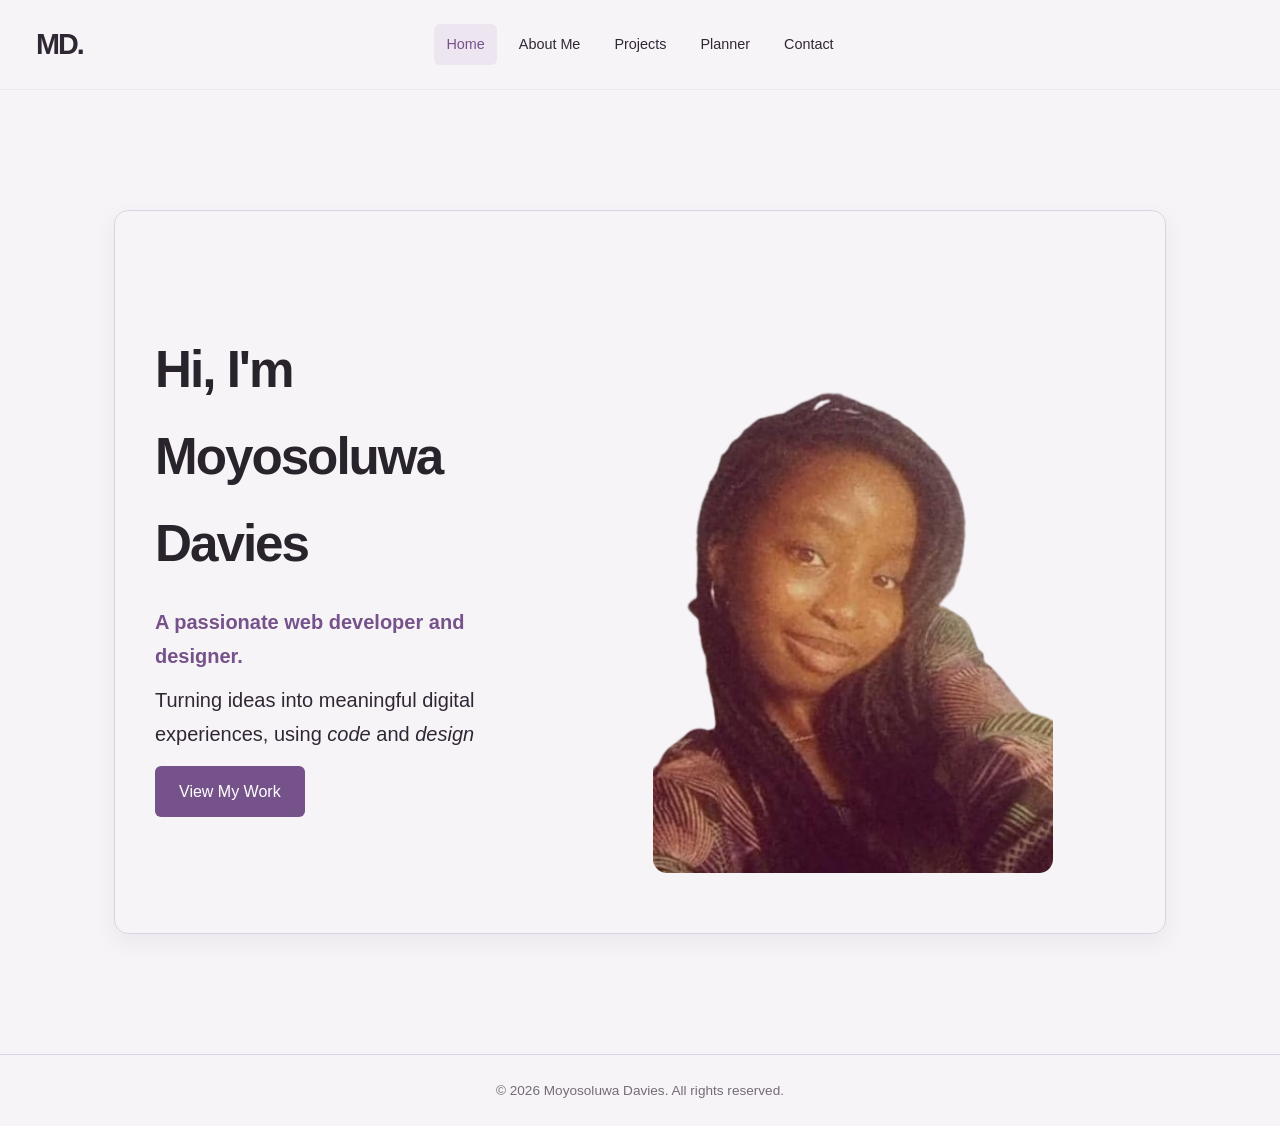
<file: index.html>
<!DOCTYPE html>
<html lang="en">
<head>
  <meta charset="UTF-8">
  <meta name="viewport" content="width=device-width, initial-scale=1.0">
  <title>Home | Moyosoluwa Davies</title>
  <link rel="stylesheet" href="css/style.css">
  <link rel="stylesheet" href="css/header.css">
</head>
<body>

  <header class="site-header">
    
    <h1 class="logo">MD.</h1>
    <nav class="main-nav">
      <a href="index.html" class="active">Home</a>
      <a href="about.html">About Me</a>
      <a href="projects.html">Projects</a>
      <a href="planner.html">Planner</a>
      <a href="contact.html">Contact</a>
    </nav>
  </header>

  <main>
  <section class="hero">
      <div class="container hero-content">
        <h1 class="hero-title">Hi, I'm Moyosoluwa Davies</h1>
        <p class="hero-subtitle">A passionate web developer and designer.</p>
        <p class="hero-caption">Turning ideas into meaningful digital experiences, using <em>code</em> and <em>design</em></p>
        <a href="projects.html" class="btn primary">View My Work</a>
      </div>
      <img class="hero-image" src="images/hero/hero-img1.png" alt="student hero image">
    </section>

  </main>

  <footer class="site-footer">
    <p>&copy; 2026 Moyosoluwa Davies. All rights reserved.</p>
  </footer>

</body>
</html>
</file>
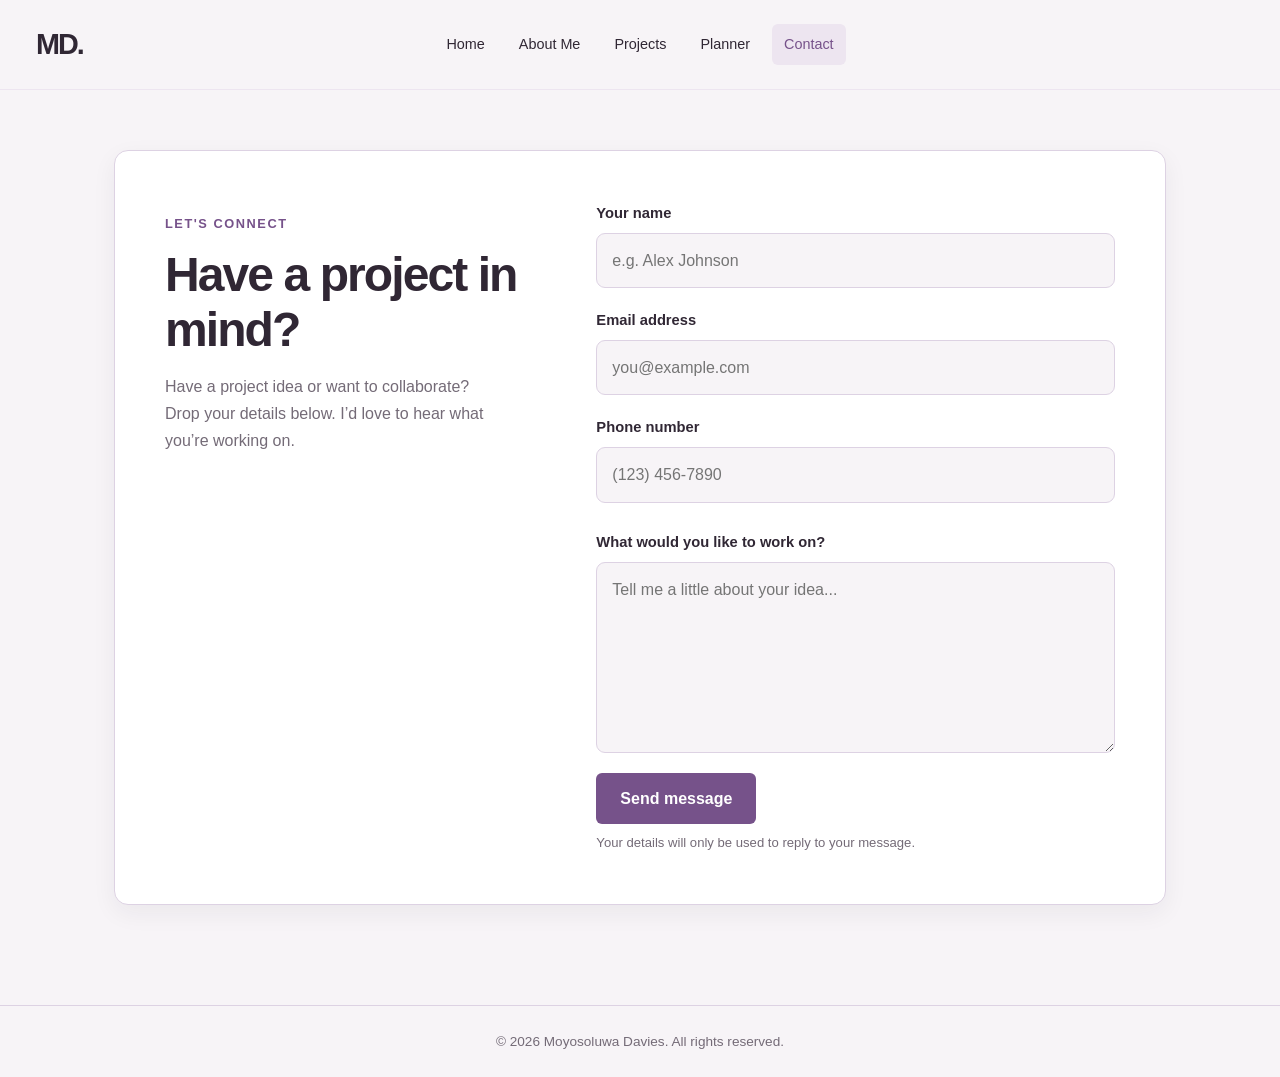
<file: contact.html>
<!DOCTYPE html>
<html lang="en">
<head>
  <meta charset="UTF-8">
  <meta name="viewport" content="width=device-width, initial-scale=1.0">
  <title>Contact | Moyosoluwa Davies</title>
  <link rel="stylesheet" href="css/style.css">
  <link rel="stylesheet" href="css/header.css">
</head>
<body>

  <header class="site-header">
    
    <h1 class="logo">MD.</h1>
    <nav class="main-nav">
      <a href="index.html">Home</a>
      <a href="about.html">About Me</a>
      <a href="projects.html">Projects</a>
      <a href="planner.html">Planner</a>
      <a href="contact.html" class="active">Contact</a>
    </nav>
  </header>

  <main>
    <section id="contact" class="section-contact">
      <div class="contact-intro">
        <p class="contact-eyebrow">LET'S CONNECT</p>
        <h2>Have a project in mind?</h2>
        <p>
          Have a project idea or want to collaborate? Drop your details below. I’d love to hear what you’re working on.
        </p>
      </div>

      <form class="contact-form" action="https://api.web3forms.com/submit" method="POST">
        <input type="hidden" name="access_key" value="6bd7488d-5521-4893-a37d-e7fe6050b00d">
        <input type="hidden" name="subject" value="New message from your portfolio">

        <div class="form-group">
          <label for="contact-name">Your name</label>
          <input id="contact-name" type="text" name="name" autocomplete="name" placeholder="e.g. Alex Johnson" required>
        </div>

        <div class="form-group">
          <label for="contact-email">Email address</label>
          <input id="contact-email" type="email" name="email" autocomplete="email" placeholder="you@example.com" required>
        </div>

        <div class="form-group">
          <label for="contact-phone">Phone number</label>
          <input id="contact-phone" type="tel" name="phone" autocomplete="tel" placeholder="(123) 456-7890" aria-describedby="contact-phone-error" required>
          <span id="contact-phone-error" class="field-error" aria-live="polite"></span>
        </div>

        <div class="form-group">
          <label for="contact-message">What would you like to work on?</label>
          <textarea id="contact-message" name="message" rows="6" placeholder="Tell me a little about your idea..." required></textarea>
        </div>

        <button type="submit" class="send-btn">Send message</button>
        <p class="contact-note">Your details will only be used to reply to your message.</p>
      </form>
    </section>
  </main>

  <footer class="site-footer">
    <p>&copy; 2026 Moyosoluwa Davies. All rights reserved.</p>
  </footer>
  <script src="js/contact.js" defer></script>
</body>
</html>
</file>
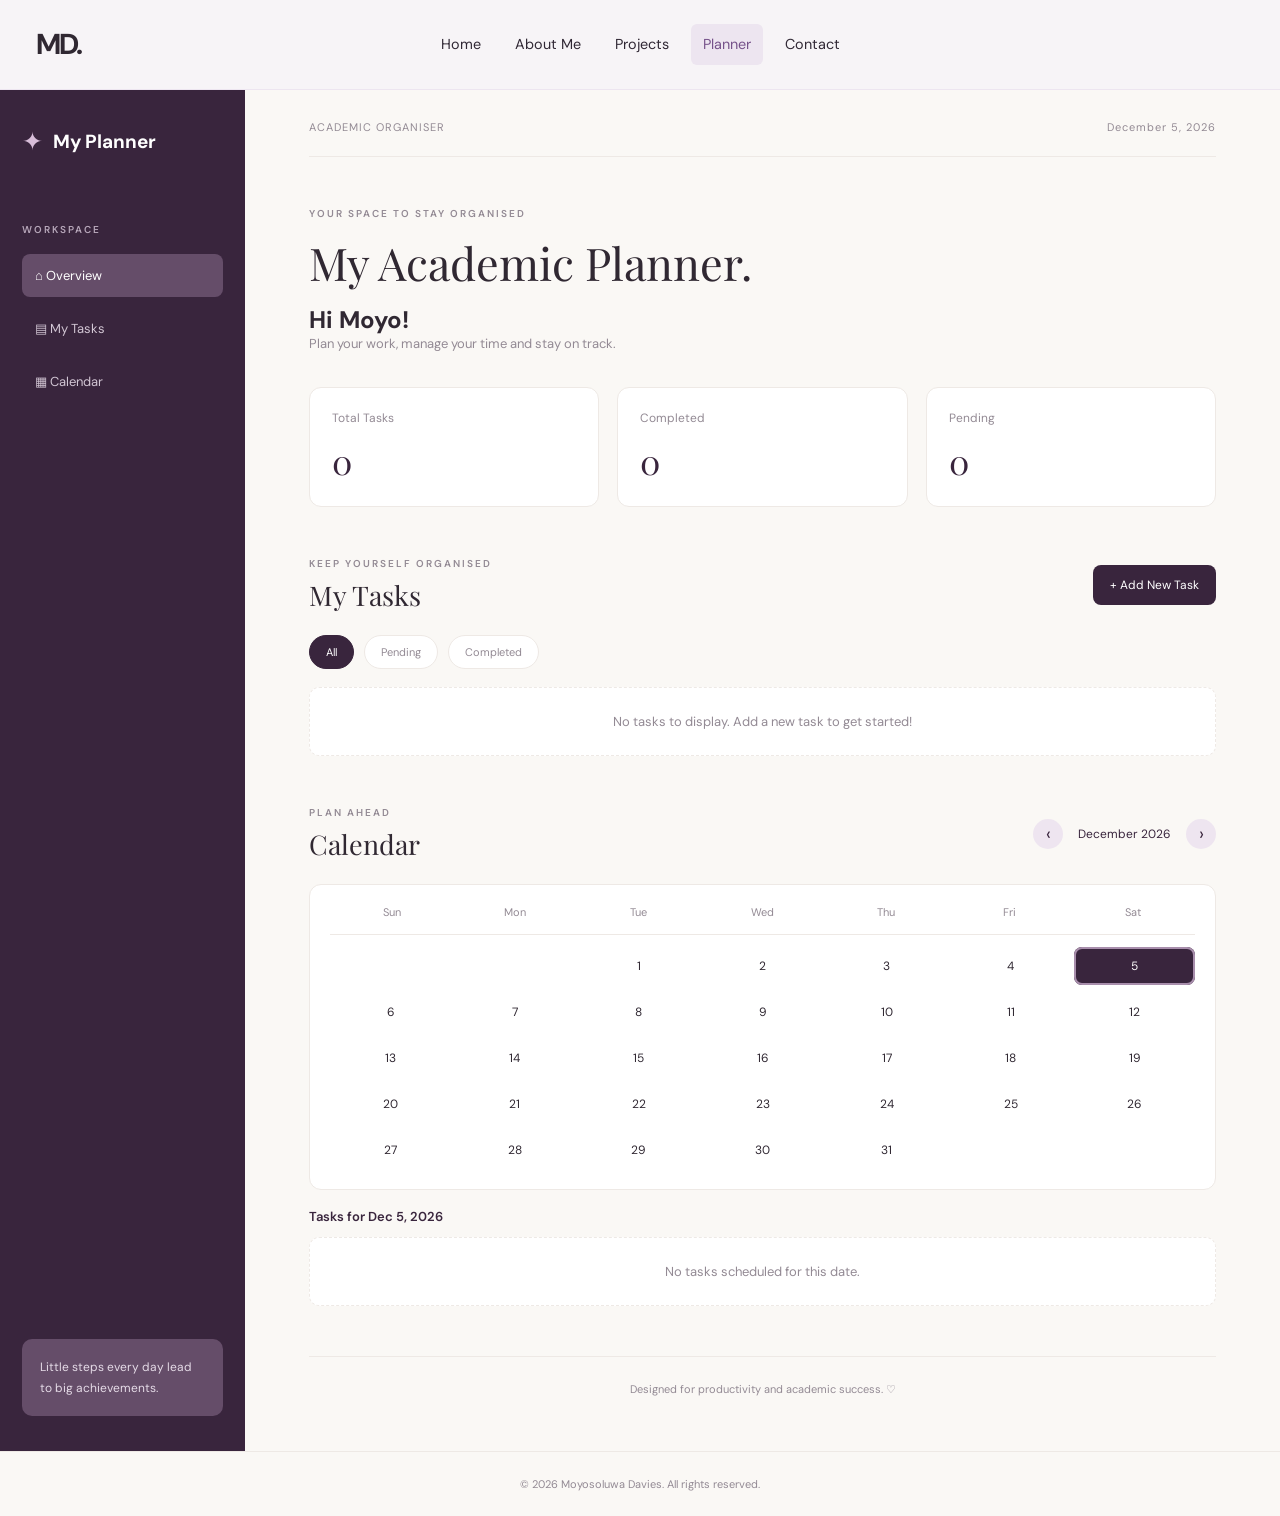
<file: planner.html>
<!DOCTYPE html>
<html lang="en">
<head>
  <meta charset="UTF-8">
  <meta name="viewport" content="width=device-width, initial-scale=1.0">
  <title>Planner | Moyosoluwa Davies</title>
  <link rel="stylesheet" href="css/planner.css">
  <link rel="stylesheet" href="css/header.css">
</head>
<body>

  <header class="site-header">
    
    <h1 class="logo">MD.</h1>
    <nav class="main-nav">
      <a href="index.html">Home</a>
      <a href="about.html">About Me</a>
      <a href="projects.html">Projects</a>
      <a href="planner.html"  class="active">Planner</a>
      <a href="contact.html">Contact</a>
    </nav>
  </header>

 <main>

<div class="planner-container">

  <!-- SIDEBAR -->
  <aside class="sidebar">
    <div class="brand">
      <span>✦</span>
      <h2>My Planner</h2>
    </div>

    <p class="menu-label">WORKSPACE</p>

    <nav>
      <a href="#overview" class="active">⌂ Overview</a>
      <a href="#tasks">▤ My Tasks</a>
      <a href="#calendar">▦ Calendar</a>
    </nav>

    <div class="sidebar-note">
      <p>Little steps every day lead to big achievements.</p>
    </div>
  </aside>

  <!-- MAIN CONTENT -->
  <main class="main-content">

    <header class="topbar">
      <span>ACADEMIC ORGANISER</span>
      <span id="current-date"></span>
    </header>

    <!-- WELCOME -->
    <section class="welcome" id="overview">
      <p class="eyebrow">YOUR SPACE TO STAY ORGANISED</p>
      <h1>My Academic Planner.</h1><h2>Hi Moyo!</h2>
      <p>Plan your work, manage your time and stay on track.</p>
    </section>

    <!-- STATISTICS -->
    <section class="stats">

      <div class="stat-card">
        <p>Total Tasks</p>
        <h2 id="total-tasks">0</h2>
      </div>

      <div class="stat-card">
        <p>Completed</p>
        <h2 id="completed-tasks">0</h2>
      </div>

      <div class="stat-card">
        <p>Pending</p>
        <h2 id="pending-tasks">0</h2>
      </div>

    </section>

    <!-- TASK SECTION -->
    <section class="task-section" id="tasks">

      <div class="section-heading">
        <div>
          <p class="eyebrow">KEEP YOURSELF ORGANISED</p>
          <h2>My Tasks</h2>
        </div>

        <button id="add-task-btn">+ Add New Task</button>
      </div>

      <!-- TASK FORM -->
      <form id="task-form" hidden>

        <input
          type="text"
          id="task-title"
          placeholder="Task title"
          required
        >

        <input
          type="text"
          id="task-course"
          placeholder="Course / Subject"
          required
        >

        <input
          type="date"
          id="task-deadline"
          required
        >

        <select id="task-priority">
          <option value="Low">Low Priority</option>
          <option value="Medium" selected>Medium Priority</option>
          <option value="High">High Priority</option>
        </select>

        <button type="submit">Save Task</button>
        <button type="button" id="cancel-btn">Cancel</button>

      </form>

      <!-- FILTERS -->
      <div class="filters">
        <button class="filter active" data-filter="all">All</button>
        <button class="filter" data-filter="pending">Pending</button>
        <button class="filter" data-filter="completed">Completed</button>
      </div>

      <!-- TASK LIST -->
      <div id="task-list"></div>

    </section>

    <!-- CALENDAR -->
    <section class="calendar-section" id="calendar">

      <div class="section-heading">
        <div>
          <p class="eyebrow">PLAN AHEAD</p>
          <h2>Calendar</h2>
        </div>

        <div class="calendar-controls">
          <button id="prev-month">‹</button>
          <span id="month-year"></span>
          <button id="next-month">›</button>
        </div>
      </div>

      <div class="calendar">
        <div class="weekdays">
          <span>Sun</span>
          <span>Mon</span>
          <span>Tue</span>
          <span>Wed</span>
          <span>Thu</span>
          <span>Fri</span>
          <span>Sat</span>
        </div>

        <div class="calendar-days" id="calendar-days"></div>
      </div>

      <p id="selected-date-label" class="selected-label">
        Select a date to view its tasks.
      </p>

      <div id="selected-date-tasks"></div>

    </section>

    <footer>
      Designed for productivity and academic success. ♡
    </footer>

  </main>
</div>

<script src="js/planner.js"></script>
</body>
</html>

 </main>

 <footer class="site-footer">
    <p>&copy; 2026 Moyosoluwa Davies. All rights reserved.</p>
  </footer>
</body>
</html>
</file>
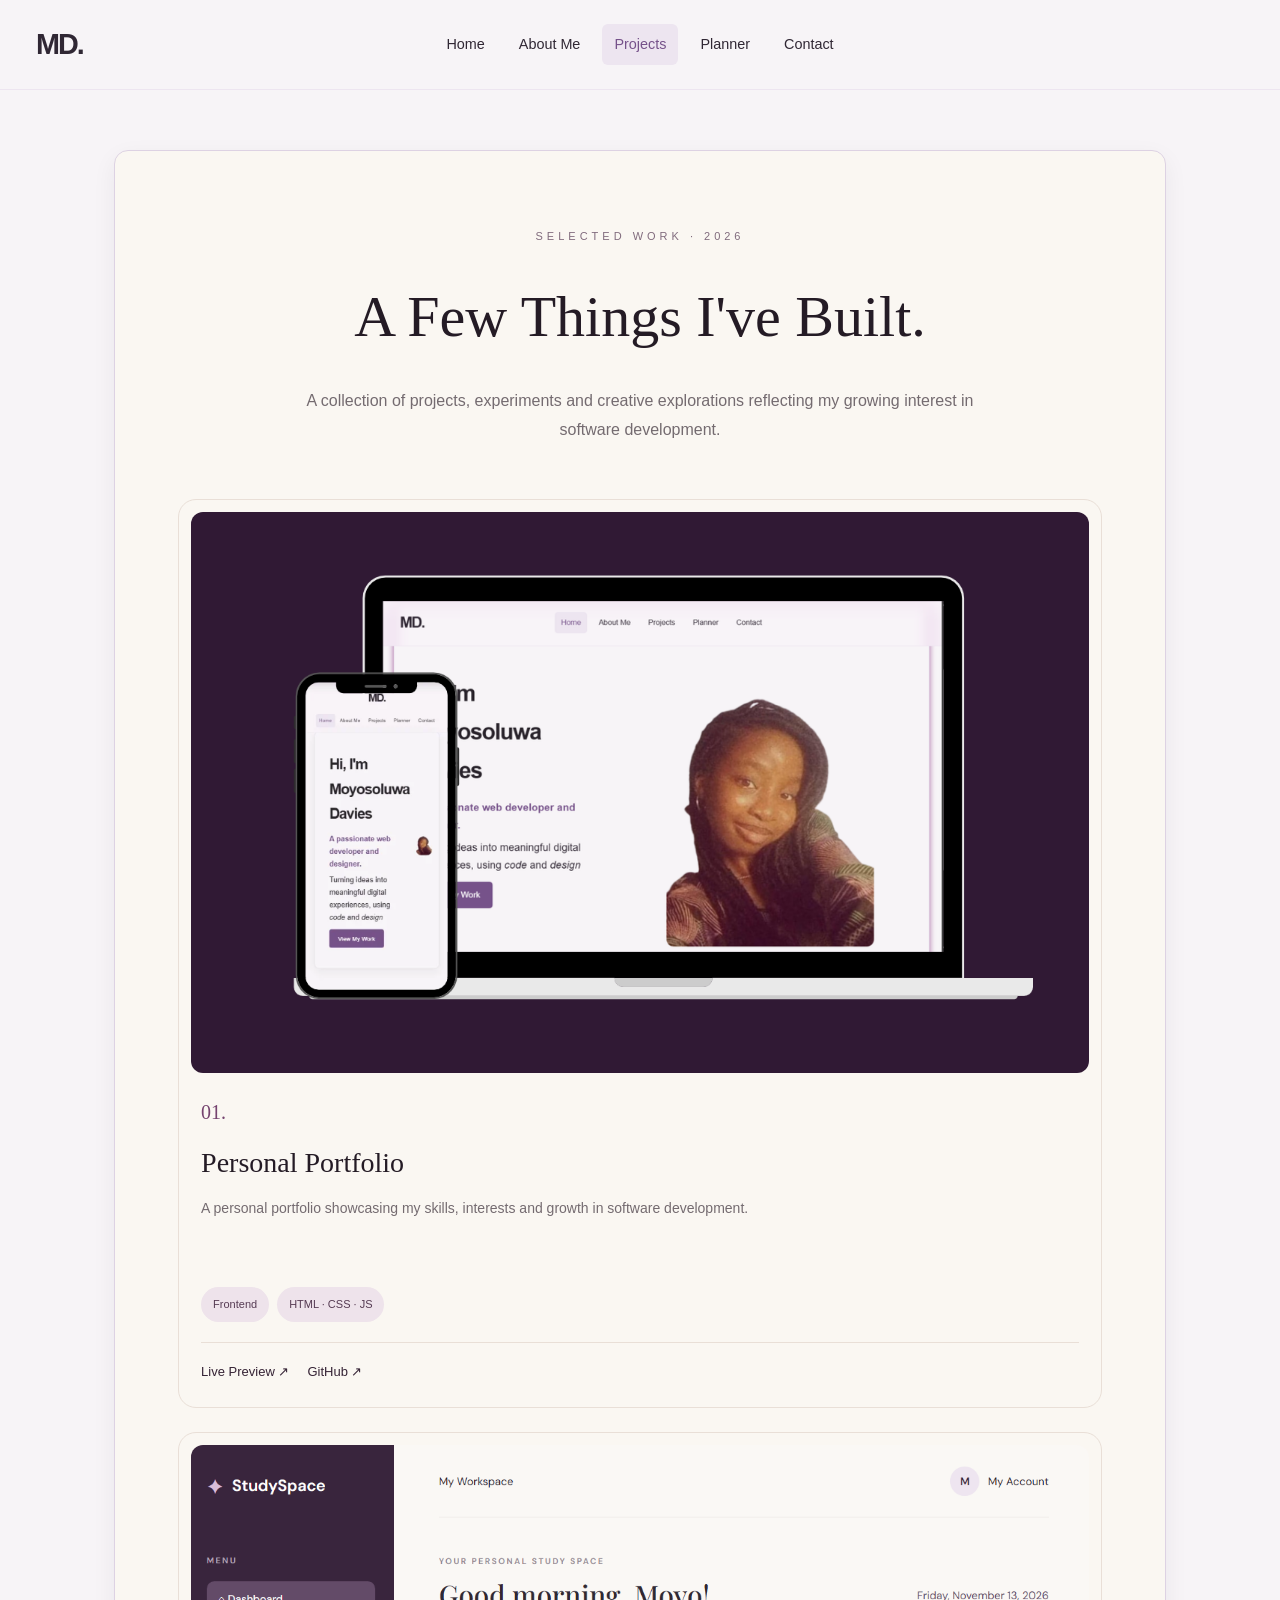
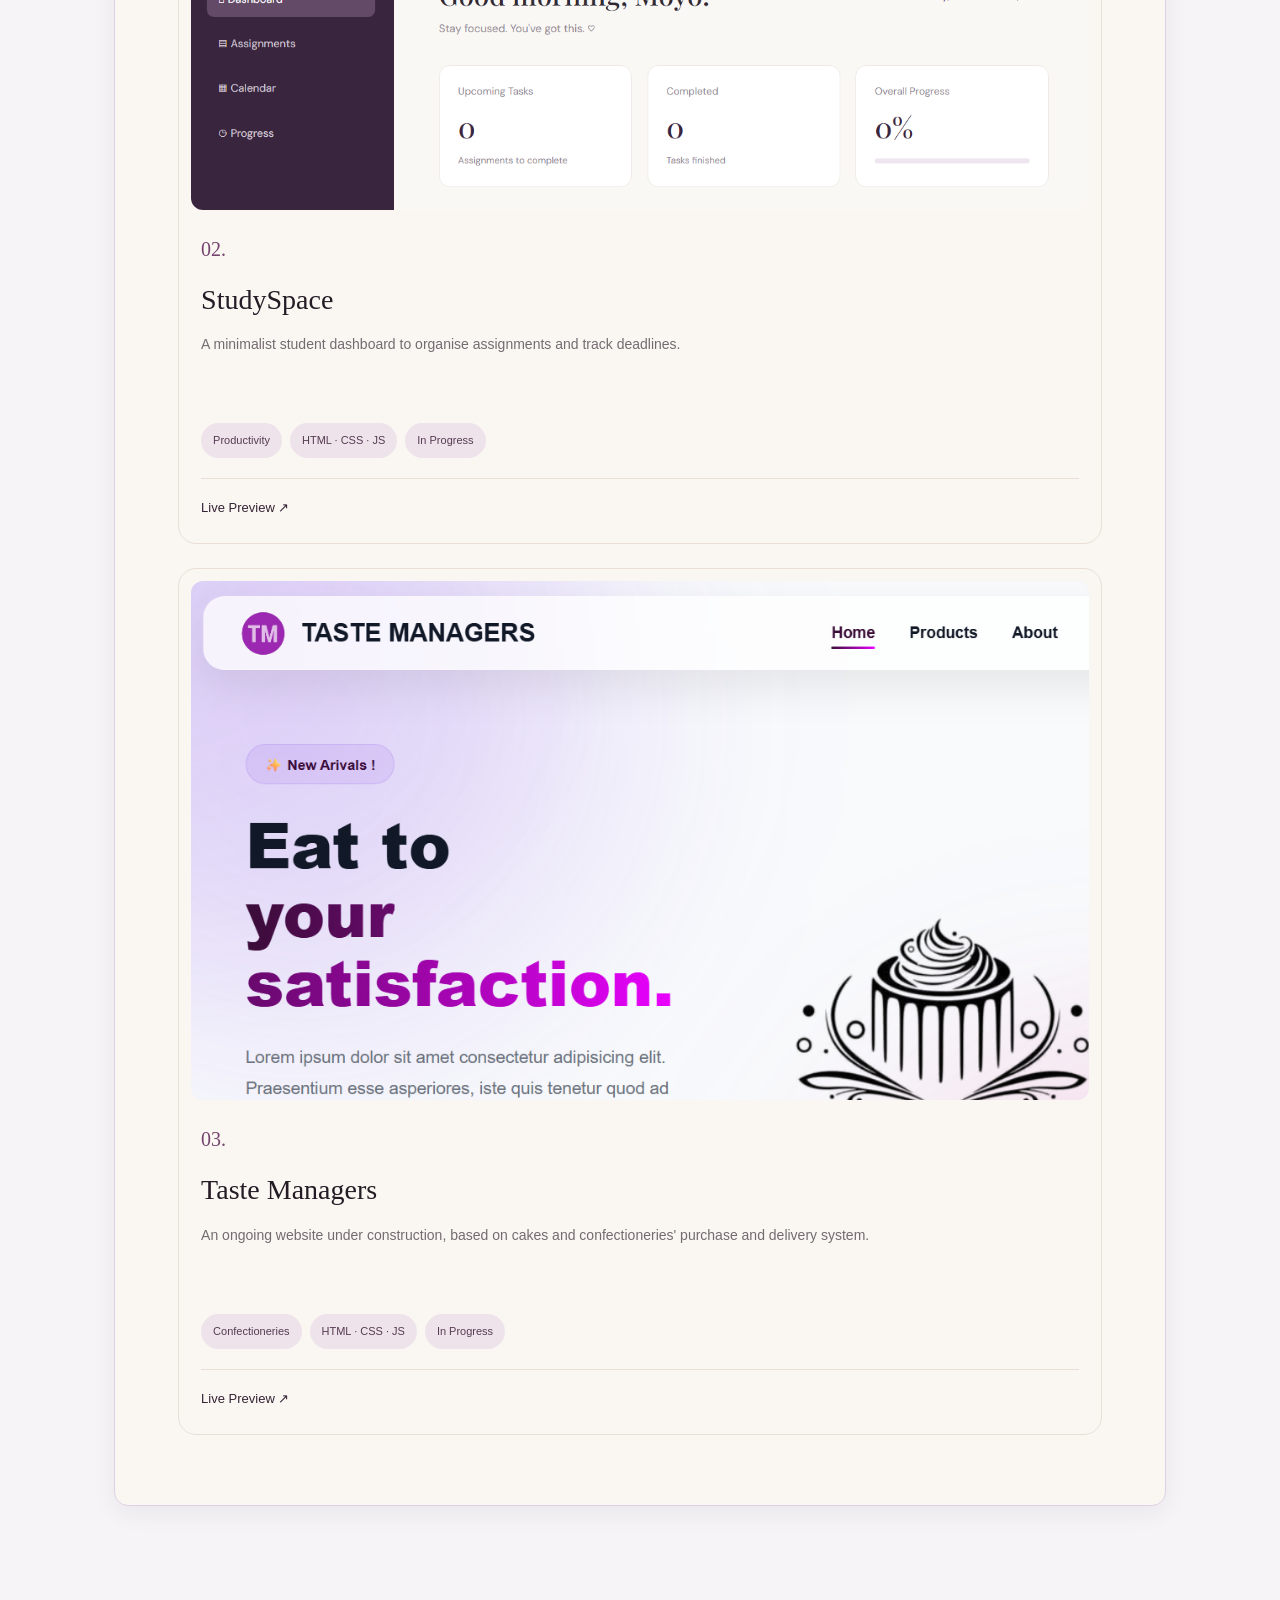
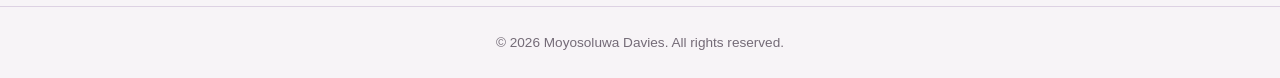
<file: projects.html>
<!DOCTYPE html>
<html lang="en">
<head>
  <meta charset="UTF-8">
  <meta name="viewport" content="width=device-width, initial-scale=1.0">
  <title>Projects | Moyosoluwa Davies</title>
  <link rel="stylesheet" href="css/style.css">
  <link rel="stylesheet" href="css/header.css">
</head>
<body>

  <header class="site-header">
    
    <h1 class="logo">MD.</h1>
    <nav class="main-nav">
      <a href="index.html">Home</a>
      <a href="about.html">About Me</a>
      <a href="projects.html" class="active">Projects</a>
      <a href="planner.html">Planner</a>
      <a href="contact.html">Contact</a>
    </nav>
  </header>

<main>
<section class="projects" id="projects">

  <div class="section-heading">
    <span class="eyebrow">SELECTED WORK · 2026</span>
    <h2>A Few Things I've Built.</h2>
    <p>
      A collection of projects, experiments and
      creative explorations reflecting my growing
      interest in software development.
    </p>
  </div>

  <div class="project-grid">

   
    <article class="project-card">
      <div class="project-image">
        <img src="images/project-images/portfolio.preview.png"
             alt="Personal portfolio preview">
      </div>

      <div class="project-content">
        <span class="project-number">01.</span>
        <h3>Personal Portfolio</h3>

        <p>
          A personal portfolio showcasing my skills,
          interests and growth in software development.
        </p>

        <div class="tags">
          <span>Frontend</span>
          <span>HTML · CSS · JS</span>
        </div>

        <div class="project-links">
          <a href="https://md-129-student-portfolio.netlify.app/">Live Preview ↗</a>
          <a href="https://github.com/MD-129/student-portfolio-website2.0.git">GitHub ↗</a>
        </div>
      </div>
    </article>

    
    <article class="project-card">
      <div class="project-image">
        <img src="images\project-images\studyspace-preview.png"
             alt="StudySpace dashboard preview">
      </div>

      <div class="project-content">
        <span class="project-number">02.</span>
        <h3>StudySpace</h3>

        <p>
          A minimalist student dashboard to organise
          assignments and track deadlines.
        </p>

        <div class="tags">
          <span>Productivity</span>
          <span>HTML · CSS · JS</span>
          <span>In Progress</span>
        </div>

        <div class="project-links">
          <a href="file:///C:/Users/Admin/studentspace/index.html#progress">Live Preview ↗</a>
        </div>
      </div>
    </article>

    
    <article class="project-card">
      <div class="project-image">
        <img src="images\project-images\taste-managers-image.png"
             alt="Taste Managers preview">
      </div>

      <div class="project-content">
        <span class="project-number">03.</span>
        <h3>Taste Managers</h3>

        <p>
         An ongoing website under construction, based on cakes and confectioneries' purchase and delivery system.
        </p>

        <div class="tags">
          <span>Confectioneries</span>
          <span>HTML · CSS · JS</span>
          <span>In Progress</span>
        </div>

        <div class="project-links">
          <a href="file:///C:/Users/Admin/New%20folder/accessories.html">Live Preview ↗</a>
        </div>
      </div>
    </article>

  </div>
</section>
  </main>

   <footer class="site-footer">
    <p>&copy; 2026 Moyosoluwa Davies. All rights reserved.</p>
  </footer>
</file>
<file: css/style.css>
/* =================================
   1. DESIGN SYSTEM
================================= */

:root {
    /* Colours */
    --bg: #F7F4F7;
    --surface: #FFFFFF;
    --accent: #76528A;
    --accent-light: #EDE5F0;
    --text: #302734;
    --muted: #746B77;
    --border: #DDD2E3;
    --cards: #FFFFFF;

    /* Layout */
    --container: 1100px;
    --radius: 14px;
    --section-gap: 40px;

    /* Spacing */
}

/* =================================
   2. RESET
================================= */

* {
    margin: 0;
    padding: 0;
    box-sizing: border-box;
}

/* =================================
   3. GENERAL STYLING
================================= */

html {
    scroll-behavior: smooth;
}

body {
    font-family: 'DM Sans', sans-serif;
    background: var(--bg);
    color: var(--text);
    line-height: 1.7;
}

a {
    color: inherit;
    text-decoration: none;
}

img {
    max-width: 100%;
    display: block;
}

.container {
    width: min(100% - 40px, var(--container));
    margin-inline: auto;
    
}

.about {
  padding: 40px;
  margin-inline: auto;
}

/* =================================
   5. HERO SECTION
================================= */

.hero {
    background: var(--bg);
     max-width: 1200px;
    min-height: 650px;
    margin: 60px auto;
    padding: 20px;

    display: grid;
    grid-template-columns: 1fr 1.5fr;
    align-items: center;
    gap: 38px;
}

.hero-content {
    display: flex;
    flex-direction: column;
    justify-content: center;
}


.hero-title {
   font-size: clamp(2.5rem, 4vw, 4rem);
    font-weight: 700;
    letter-spacing: -2px;
    color: #29232B;
    margin-bottom: 18px;
}

.hero-subtitle {
    font-size: 1.25rem;
    color: var(--accent);
    margin-bottom: 10px;
    font-weight: bolder;
}
.hero-caption {
    font-size: 1.25rem;
    color: var(--text);
    margin-top: 0px;
    margin-bottom: 15px;
    white-space: pre-wrap;
}

.hero-image {
  width: 100%;
  max-width: 400px;
  justify-self: center;
  border-radius: var(--radius);
  margin-bottom: 40px;
}

.btn.primary {
    background: var(--accent);
    color: #fff;
    padding: 12px 24px;
    border-radius: 6px;
    font-weight: 500;
    align-self: flex-start;
    transition: background 0.25s ease;
}
.btn.primary:hover {
    background: var(--accent-light);
    color: var(--accent);
}
main {
  max-width: var(--container);
  margin: 20px auto;
  padding: 0 24px;
}

/* 7. Content cards */
main > section,
.about-card-row > section {
  background: var(--cards);
  padding: 50px;
  margin-bottom: 40px;
  border: 0.5px solid var(--border);
  border-radius: var(--radius);
  transition: box-shadow 0.25s ease;
  box-shadow: 0 8px 24px rgba(41, 35, 43, 0.06);
}

main > section.about:first-of-type {
  background: var(--bg);
}

main > section:hover,
.about-card-row > section:hover {
  box-shadow: 0 4px 12px #a45b9e;
}

.about-card-row {
  display: grid;
  grid-template-columns: repeat(2, minmax(0, 1fr));
  align-items: stretch;
  gap: 24px;
  margin-bottom: 60px;
}

.about-card-row > .about {
  width: 100%;
  max-width: none;
  height: 100%;
  margin: 0;
}


.graduation-image {
  max-width: 7%;
  height: auto;
  border-radius: var(--radius);
  margin-bottom: 10px;
}

.webdev-image {
  max-width: 7%;
  height: auto;
  border-radius: var(--radius);
  margin-bottom: 10px;
}


/* =================================
  SKILLS - SECTION
================================= */
.skills-section {
  background-color: var(--bg);
  color: var(--text);
  padding: 80px 20px;
  margin-bottom: 60px;
}

.skills-card {
    background: var(--cards);
    flex: 1 1 200px;
    max-width: 250px;
    padding: 10px 16px;
    border: 1px solid var(--border);
    border-radius: var(--radius);
    display: flex;
    flex-direction: row;
    gap: 8px;
    align-items: center;
    text-align: center;
    transition: all 0.25s ease;

}

.skills-card .container {
    max-width: 320px;
    padding: 24px;
    text-align: center;
}

.skills-section .section-title {
  font-size: 2.5rem;
  text-align: center;
  margin-bottom: 10px;
  color: var(--text);
}

.skills-section .section-caption {
  font-size: 1.1rem;
  text-align: center;
  color: var(--text);
  margin-bottom: 40px;
}

.skills-section .section-subtitle {
  font-size: 2.1rem;
  text-align: center;
  color: var(--text);
  margin-bottom: 10px;
}

.skills-card:hover {
    transform: translateY(-6px);
    box-shadow: 0 4px 12px var(--accent);
}

.skills-grid {
    display: flex;
    flex-wrap: wrap;
    justify-content: center;
    align-items: center;
    gap: 20px;
}

.skills-icon{
  font-size: 1.2rem;
  margin-bottom: 0;
}

/* =================================
  HOBBIES - SECTION
================================= */
.hobbies-section {
  background-color: var(--bg);
  color: var(--text);
  padding: 80px 20px;
}

.hobbies-section .container {
  max-width: 1100px;
  margin: 0 auto;
}

.hobbies-section .section-title {
  font-size: 2.5rem;
  text-align: center;
  margin-bottom: 10px;
  color: var(--text);
}

.hobbies-section .section-subtitle {
  font-size: 1.1rem;
  text-align: center;
  color: var(--text);
  margin-bottom: 50px;
}

/* --- Layout Grid --- */
.hobbies-grid {
  display: grid;
  grid-template-columns: repeat(auto-fit, minmax(240px, 1fr));
  gap: 30px;
}

/* --- Individual Cards --- */
.hobby-card {
  background:var(--cards);
  padding: 40px 30px;
  border-radius: 12px;
  text-align: center;
  transition: transform 0.3s cubic-bezier(0.25, 0.8, 0.25, 1), box-shadow 0.3s ease;
  border: 1px solid rgba(255, 255, 255, 0.05);
}

/* Lift effect on hover */
.hobby-card:hover {
  transform: translateY(-8px);
   box-shadow: 0 4px 12px #a45b9e;
  border-color: 0 4px 12px #a45b9e;
}

.hobby-icon {
  font-size: 3rem;
  margin-bottom: 20px;
  display: inline-block;
}

.hobby-card h3 {
  font-size: 1.4rem;
  margin-bottom: 15px;
  color: var(--text);
}

.hobby-card p {
  font-size: 0.95rem;
  color: var(--text);
  line-height: 1.6;
}


/* =================================
  CONTACTS- SECTION
================================= */

.section-contact {
    display: grid;
    grid-template-columns: minmax(0, 0.85fr) minmax(0, 1.15fr);
    align-items: start;
    gap: 48px;
}

.contact-intro {
    padding-top: 12px;
}

.contact-eyebrow {
    margin-bottom: 12px;
    color: var(--accent);
    font-size: 0.8rem;
    font-weight: 700;
    letter-spacing: 0.12em;
}

.contact-intro h2 {
    margin-bottom: 16px;
    font-size: clamp(2rem, 4vw, 3rem);
    line-height: 1.15;
    letter-spacing: -0.04em;
}

.contact-intro > p:last-child {
    max-width: 38ch;
    color: var(--muted);
}

.contact-form {
    display: grid;
    gap: 20px;
}

.form-group {
    display: grid;
    gap: 7px;
}

.form-group label {
    font-size: 0.92rem;
    font-weight: 600;
}

.field-error {
    color: #b42318;
    font-size: 0.85rem;
}

.contact-form input,
.contact-form textarea {
    width: 100%;
    padding: 13px 15px;
    border: 1px solid var(--border);
    border-radius: 9px;
    background: var(--bg);
    color: var(--text);
    font: inherit;
}

.contact-form textarea {
    min-height: 150px;
    resize: vertical;
}

.contact-form input:focus,
.contact-form textarea:focus {
    border-color: var(--accent);
    outline: 3px solid var(--accent-light);
}

.send-btn {
    justify-self: start;
    padding: 12px 24px;
    border: 0;
    border-radius: 6px;
    background: var(--accent);
    color: #fff;
    font: inherit;
    font-weight: 600;
    cursor: pointer;
    transition: background 0.25s ease, color 0.25s ease;
}

.send-btn:hover {
    background: var(--accent-light);
    color: var(--accent);
}

.contact-note {
    margin-top: -12px;
    color: var(--muted);
    font-size: 0.82rem;
}

/* =================================
  PROJECTS - SECTION
================================= */


* {
  box-sizing: border-box;
  margin: 0;
  padding: 0;
}

.projects {
  padding: 100px 7%;
  background: #faf7f2;
  color: #241b25;
}

.section-heading {
  text-align: center;
  max-width: 700px;
  margin: 0 auto 55px;
}

.eyebrow {
  font-size: 11px;
  letter-spacing: 4px;
  color: #806b7d;
}

.section-heading h2 {
  font-family: Georgia, serif;
  font-size: clamp(32px, 5vw, 58px);
  font-weight: 400;
  margin: 20px 0;
}

.section-heading p {
  color: #746b70;
  line-height: 1.8;
}

.project-grid {
  display: grid;
  grid-template-columns: repeat(3, 1fr);
  gap: 24px;
  max-width: 1400px;
  margin: auto;
}

.project-card {
  border: 1px solid #e9dfd7;
  border-radius: 18px;
  overflow: hidden;
  padding: 12px;
  transition: transform 0.3s ease,
              box-shadow 0.3s ease;
}

.project-card:hover {
  transform: translateY(-6px);
  box-shadow: 0 12px 30px rgba(50, 30, 40, 0.08);
}

.project-image {
  width: 100%;
  overflow: hidden;
  border-radius: 12px;
  background: #eee5e0;
}

.project-image img {
  display: block;
  width: 100%;
  height: auto;
}

.project-content {
  padding: 22px 10px 12px;
}

.project-number {
  color: #75436f;
  font-family: Georgia, serif;
  font-size: 20px;
}

.project-content h3 {
  font-family: Georgia, serif;
  font-size: 28px;
  font-weight: 400;
  margin: 10px 0;
}

.project-content p {
  color: #746b70;
  font-size: 14px;
  line-height: 1.7;
  min-height: 70px;
}

.tags {
  display: flex;
  flex-wrap: wrap;
  gap: 8px;
  margin: 20px 0;
}

.tags span {
  background: #eee3eb;
  color: #563b53;
  padding: 8px 12px;
  border-radius: 30px;
  font-size: 11px;
}

.project-links {
  display: flex;
  gap: 18px;
  border-top: 1px solid #e9dfd7;
  padding-top: 18px;
}

.project-links a {
  color: #352335;
  font-size: 13px;
  text-decoration: none;
}

.project-links a:hover {
  color: #95618b;
}

  .project-grid {
    grid-template-columns: repeat(2, 1fr);
  }



  .project-grid {
    grid-template-columns: 1fr;
  }

  .projects {
    padding: 70px 6%;
  }

/* =================================
    MAIN CONTENT
================================= */

main {
    min-height: 70vh;
    padding-block: var(--section-gap);
}

/* =================================
    FOOTER
================================= */

.site-footer {
    border-top: 1px solid var(--border);
    padding: 24px 20px;
    text-align: center;
    color: var(--muted);
    font-size: 0.85rem;
}

/* =================================
   RESPONSIVENESS
================================= */

@media (max-width: 650px) {

    .section-contact {
        grid-template-columns: 1fr;
        gap: 28px;
        padding: 32px 24px;
    }

    .about-card-row {
        grid-template-columns: 1fr;
    }

    main {
        padding-block: 32px;
    }

    .project-grid {
    grid-template-columns: repeat(2, 1fr);
  }



  .project-grid {
    grid-template-columns: 1fr;
  }

  .projects {
    padding: 70px 6%;
  }

}
</file>
<file: css/header.css>
.site-header {
    background: #F7F4F7;
    border-bottom: 1px solid #EDE5F0;
    padding: 12px 20px;
    display: grid;
    grid-template-columns: 1fr auto 1fr;
    align-items: center;
    position: sticky;
    top: 0;
    z-index: 1000;
    backdrop-filter: blur(12px) saturate(150%);
    font-family: 'DM Sans', sans-serif;
    line-height: 1.7;
}

.site-header .logo {
    grid-column: 1;
    font-size: 1.8rem;
    font-weight: 700;
    letter-spacing: -2px;
    padding: 0.5rem 1rem;
}

.site-header .main-nav {
    grid-column: 2;
    justify-self: center;
    display: flex;
    align-items: center;
    justify-content: center;
    flex-wrap: wrap;
    gap: 10px;
    padding: 2px 0;
}

.site-header .main-nav a {
    font-size: 0.9rem;
    color: #302734;
    padding: 8px 12px;
    border-radius: 6px;
    text-decoration: none;
    transition: 0.25s ease;
}

.site-header .main-nav a:hover,
.site-header .main-nav a.active {
    color: #76528A;
    background: #EDE5F0;
}

@media (max-width: 650px) {
    .site-header {
        grid-template-columns: 1fr;
        justify-items: center;
        gap: 8px;
    }

    .site-header .logo,
    .site-header .main-nav {
        grid-column: 1;
    }

    .site-header .main-nav {
        gap: 4px;
    }

    .site-header .main-nav a {
        font-size: 0.82rem;
        padding: 7px 9px;
    }
}
</file>
<file: css/planner.css>
@import url('https://fonts.googleapis.com/css2?family=DM+Sans:wght@400;500;600;700&family=Playfair+Display:wght@400;500;600&display=swap');

:root {
  --plum: #39253d;
  --plum-light: #654d69;
  --lavender: #eee5f0;
  --cream: #faf8f5;
  --white: #ffffff;
  --text: #302832;
  --muted: #938a94;
  --border: #eee9e5;
}

* {
  margin: 0;
  padding: 0;
  box-sizing: border-box;
}

body {
  font-family: 'DM Sans', sans-serif;
  background: var(--cream);
  color: var(--text);
}

.planner-container {
  display: flex;
  min-height: 100vh;
}

/* SIDEBAR */

.sidebar {
  width: 245px;
  background: var(--plum);
  color: white;
  padding: 35px 22px;
  display: flex;
  flex-direction: column;
  flex-shrink: 0;
}

.brand {
  display: flex;
  align-items: center;
  gap: 10px;
  margin-bottom: 65px;
}

.brand span {
  font-size: 25px;
  color: #d8bdd9;
}

.brand h2 {
  font-size: 19px;
}

.menu-label,
.eyebrow {
  font-size: 10px;
  letter-spacing: 2px;
  color: var(--muted);
  font-weight: 600;
}

.menu-label {
  color: #b6a6b9;
  margin-bottom: 18px;
}

.sidebar nav {
  display: flex;
  flex-direction: column;
  gap: 10px;
}

.sidebar nav a {
  text-decoration: none;
  color: #d2c6d4;
  padding: 13px;
  border-radius: 8px;
  font-size: 13px;
}

.sidebar nav a:hover,
.sidebar nav a.active {
  background: var(--plum-light);
  color: white;
}

.sidebar-note {
  margin-top: auto;
  padding: 18px;
  background: var(--plum-light);
  border-radius: 10px;
  color: #e5dbe7;
  font-size: 12px;
  line-height: 1.7;
}

/* MAIN */

.main-content {
  flex: 1;
  min-width: 0;
  padding: 30px 5%;
}

.topbar {
  display: flex;
  justify-content: space-between;
  padding-bottom: 22px;
  border-bottom: 1px solid var(--border);
  color: var(--muted);
  font-size: 11px;
  letter-spacing: 1px;
}

.welcome {
  margin: 50px 0 35px;
}

.welcome h1 {
  font-family: 'Playfair Display', serif;
  font-size: clamp(30px, 4vw, 45px);
  font-weight: 400;
  margin: 12px 0;
}

.welcome > p:last-child {
  color: var(--muted);
  font-size: 13px;
}

/* STATISTICS */

.stats {
  display: grid;
  grid-template-columns: repeat(3, 1fr);
  gap: 18px;
  margin-bottom: 50px;
}

.stat-card {
  background: white;
  border: 1px solid var(--border);
  border-radius: 12px;
  padding: 22px;
}

.stat-card p {
  color: var(--muted);
  font-size: 12px;
}

.stat-card h2 {
  color: var(--plum);
  font-family: 'Playfair Display', serif;
  font-size: 34px;
  font-weight: 400;
  margin-top: 12px;
}

/* SECTION HEADINGS */

.task-section,
.calendar-section {
  margin-bottom: 50px;
}

.section-heading {
  display: flex;
  justify-content: space-between;
  align-items: center;
  gap: 15px;
  margin-bottom: 22px;
}

.section-heading h2 {
  font-family: 'Playfair Display', serif;
  font-weight: 400;
  font-size: 27px;
  margin-top: 7px;
}

button {
  font-family: inherit;
  cursor: pointer;
}

#add-task-btn,
#task-form button[type="submit"] {
  background: var(--plum);
  color: white;
  border: none;
  border-radius: 8px;
  padding: 12px 17px;
  font-size: 12px;
}

/* FORM */

#task-form {
  display: grid;
  grid-template-columns: repeat(2, 1fr);
  gap: 12px;
  padding: 20px;
  background: white;
  border: 1px solid var(--border);
  border-radius: 12px;
  margin-bottom: 20px;
}

#task-form[hidden] {
  display: none;
}

#task-form input,
#task-form select {
  min-width: 0;
  width: 100%;
  padding: 12px;
  border: 1px solid var(--border);
  border-radius: 7px;
  font-family: inherit;
  font-size: 12px;
  background: white;
}

#cancel-btn {
  border: none;
  background: var(--lavender);
  color: var(--plum);
  border-radius: 8px;
}

/* FILTERS */

.filters {
  display: flex;
  gap: 10px;
  margin-bottom: 18px;
}

.filter {
  border: 1px solid var(--border);
  background: white;
  color: var(--muted);
  padding: 9px 16px;
  border-radius: 20px;
  font-size: 11px;
}

.filter.active {
  background: var(--plum);
  color: white;
  border-color: var(--plum);
}

/* TASK CARDS */

#task-list {
  display: flex;
  flex-direction: column;
  gap: 12px;
}

.task-card {
  display: flex;
  justify-content: space-between;
  align-items: center;
  gap: 15px;
  background: white;
  border: 1px solid var(--border);
  border-radius: 10px;
  padding: 17px;
}

.task-details {
  display: flex;
  align-items: center;
  gap: 13px;
  min-width: 0;
}

.task-details input {
  accent-color: var(--plum);
  width: 17px;
  height: 17px;
  cursor: pointer;
}

.task-details h3 {
  font-size: 13px;
  font-weight: 600;
  overflow-wrap: anywhere;
}

.task-details p {
  color: var(--muted);
  font-size: 11px;
  margin-top: 5px;
}

.task-card.completed h3 {
  text-decoration: line-through;
  color: var(--muted);
}

.task-actions {
  display: flex;
  align-items: center;
  gap: 12px;
}

.priority {
  font-size: 10px;
  padding: 6px 9px;
  border-radius: 20px;
}

.priority.High {
  background: #f7e6e5;
  color: #a34d4d;
}

.priority.Medium {
  background: #f5eedc;
  color: #94732c;
}

.priority.Low {
  background: #e7eee6;
  color: #587451;
}

.delete-btn {
  border: none;
  background: none;
  color: #a17d8b;
  font-size: 12px;
}

.empty-message {
  text-align: center;
  padding: 25px;
  background: white;
  border: 1px dashed var(--border);
  border-radius: 10px;
  color: var(--muted);
  font-size: 13px;
}

/* CALENDAR */

.calendar {
  background: white;
  border: 1px solid var(--border);
  border-radius: 12px;
  padding: 20px;
}

.calendar-controls {
  display: flex;
  align-items: center;
  gap: 15px;
  font-size: 12px;
  color: var(--plum);
}

.calendar-controls button {
  border: none;
  background: var(--lavender);
  color: var(--plum);
  width: 30px;
  height: 30px;
  border-radius: 50%;
  font-size: 18px;
}

.weekdays,
.calendar-days {
  display: grid;
  grid-template-columns: repeat(7, 1fr);
  text-align: center;
}

.weekdays {
  color: var(--muted);
  font-size: 11px;
  padding-bottom: 15px;
  border-bottom: 1px solid var(--border);
}

.calendar-days {
  gap: 8px 3px;
  padding-top: 12px;
}

.calendar-day {
  border: none;
  background: transparent;
  min-height: 38px;
  border-radius: 8px;
  color: var(--text);
  position: relative;
  font-size: 12px;
}

.calendar-day:hover {
  background: var(--lavender);
}

.calendar-day.today {
  background: var(--plum);
  color: white;
}

.calendar-day.selected {
  outline: 2px solid #a88eac;
  outline-offset: -2px;
}

.calendar-day.has-task::after {
  content: "";
  position: absolute;
  width: 5px;
  height: 5px;
  background: #b18bb5;
  border-radius: 50%;
  bottom: 3px;
  left: 50%;
  transform: translateX(-50%);
}

.calendar-day.today.has-task::after {
  background: white;
}

.selected-label {
  margin: 18px 0 12px;
  color: var(--plum);
  font-size: 13px;
  font-weight: 600;
}

#selected-date-tasks {
  display: flex;
  flex-direction: column;
  gap: 10px;
}

.selected-task {
  background: white;
  padding: 14px;
  border: 1px solid var(--border);
  border-radius: 8px;
  font-size: 12px;
}

footer {
  border-top: 1px solid var(--border);
  padding: 25px 0;
  text-align: center;
  font-size: 11px;
  color: var(--muted);
}

/* RESPONSIVE */

@media (max-width: 850px) {
  .sidebar {
    width: 190px;
  }

  .main-content {
    padding: 25px;
  }

  .stats {
    grid-template-columns: repeat(2, 1fr);
  }
}

@media (max-width: 600px) {
  .planner-container {
    flex-direction: column;
  }

  .sidebar {
    width: 100%;
    padding: 20px;
  }

  .brand {
    margin-bottom: 20px;
  }

  .sidebar nav {
    flex-direction: row;
    flex-wrap: wrap;
  }

  .sidebar nav a {
    padding: 9px;
    font-size: 11px;
  }

  .sidebar-note,
  .menu-label {
    display: none;
  }

  .main-content {
    padding: 20px 15px;
  }

  .stats {
    grid-template-columns: 1fr;
  }

  #task-form {
    grid-template-columns: 1fr;
  }

  .task-card {
    align-items: flex-start;
    flex-direction: column;
  }

  .section-heading {
    align-items: flex-start;
  }

  .calendar {
    padding: 12px;
  }
}
</file>
